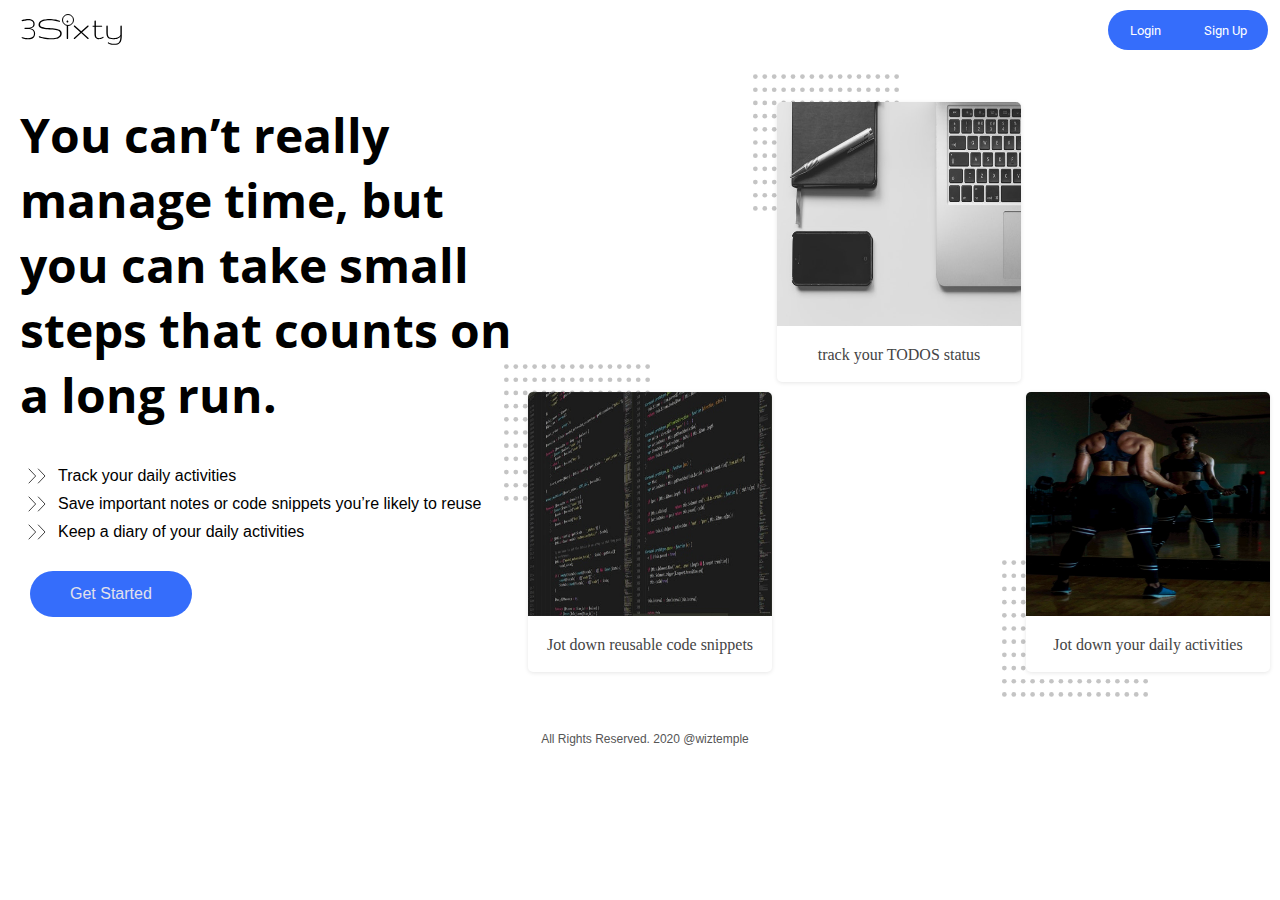
<file: index.html>
<!DOCTYPE html>
<html lang="en">
  <head>
    <meta charset="UTF-8" />
    <meta name="viewport" content="width=device-width, initial-scale=1.0" />
    <meta http-equiv="X-UA-Compatible" content="ie=edge" />
    <link rel="stylesheet" href="./assets/css/general.css">
    <link rel="stylesheet" href="./assets/css/main.css" />
    <title>3Sixty</title>
  </head>
  <body>
    <div class="grid-container">
      <header>
        <nav>
          <a href="#" class="logo">
            <img src="./assets/img/Logo.svg" alt="notes app logo" />
          </a>
          <div class="auth">
            <button id="signin-btn">Login</button>
            <button id="signup-btn">Sign Up</button>
          </div>
        </nav>
      </header>

      <main>
        <p class="hero-text">
          You can’t really manage time, but you can take small steps that counts
          on a long run.
        </p>

        <ul class="steps">
          <li>Track your daily activities</li>
          <li>Save important notes or code snippets you’re likely to reuse</li>
          <li>Keep a diary of your daily activities</li>
        </ul>

        <a href="notes.html" class="blue-btn">
          Get Started
        </a>
      </main>

      <aside>
        <div class="card">
          <div class="card-img">
            <img src="./assets/img/imgA.jpg" alt="" />
          </div>

          <p>track your TODOS status</p>
        </div>

        <div class="card">
          <div class="card-img">
            <img src="./assets/img/imgB.jpg" alt="" />
          </div>

          <p>Jot down reusable code snippets</p>
        </div>

        <div class="card">
          <div class="card-img">
            <img src="./assets/img/imgC.jpg" alt="" />
          </div>

          <p>Jot down your daily activities</p>
        </div>
      </aside>
      <footer>All Rights Reserved. 2020 @wiztemple</footer>
    </div>

    <div class="form-container hidden">
     
        <form action="" class="auth-form hidden" id="sign-in">
        <img
          class="close-btn"
          src="./assets/img/close.svg"
          alt="close button"
        />

        <img src="./assets/img/Logo.svg" alt="sixty-one notes logo" />

        <p class="form-header">
          Hello
          <br />
          welcome back
        </p>

        <p class="mini-text">
            Enter your personal details to login in
        </p>

        <button class="auth-helper">
          <img src="./assets/img/google-logo.svg" alt="logo of google" />
          <span>
            Sign in with Google
          </span>
        </button>

        <div class="fancy-or">
          <div class="line"></div>
          <span>OR</span>
        </div>

        <div class="form-section">
          <input type="email" id="user-email" placeholder="Email" />
          <input type="password" id="user-password" placeholder="Password" />
        </div>

        <button class="submit-btn" type="submit">Sign In</button>

        <p class="form-footer ">
          Don’t have an account?
          <span class="form-footer-link signup"> Sign up here</span>
        </p>
      </form>

      <form action="" class="auth-form hidden" id="sign-up">
        <img
          class="close-btn"
          src="./assets/img/close.svg"
          alt="close button"
        />

        <img src="./assets/img/Logo.svg" alt="sixty-one notes logo" />

        <p class="form-header">
          Create <br />
          your account
        </p>

        <p class="mini-text">
          Enter your personal details to start your journey today
        </p>

        <button class="auth-helper">
          <img src="./assets/img/google-logo.svg" alt="logo of google" />
          <span>
            Sign up with Google
          </span>
        </button>

        <div class="fancy-or">
          <div class="line"></div>
          <span>OR</span>
        </div>

        <div class="form-section">
          <input type="text" id="name" placeholder="Name" />
          <input type="text" id="username" placeholder="Username" />
          <input type="email" id="email" placeholder="Email" />
          <input type="password" id="password" placeholder="Password" />
        </div>

        <button class="submit-btn" type="submit">Sign Up</button>

        <p class="form-footer ">
          Already have an account?
          <span class="form-footer-link signin"> Sign in here</span>
        </p>
      </form>
    </div>

    <script src="./assets/js/index.js"></script>
  </body>
</html>
</file>
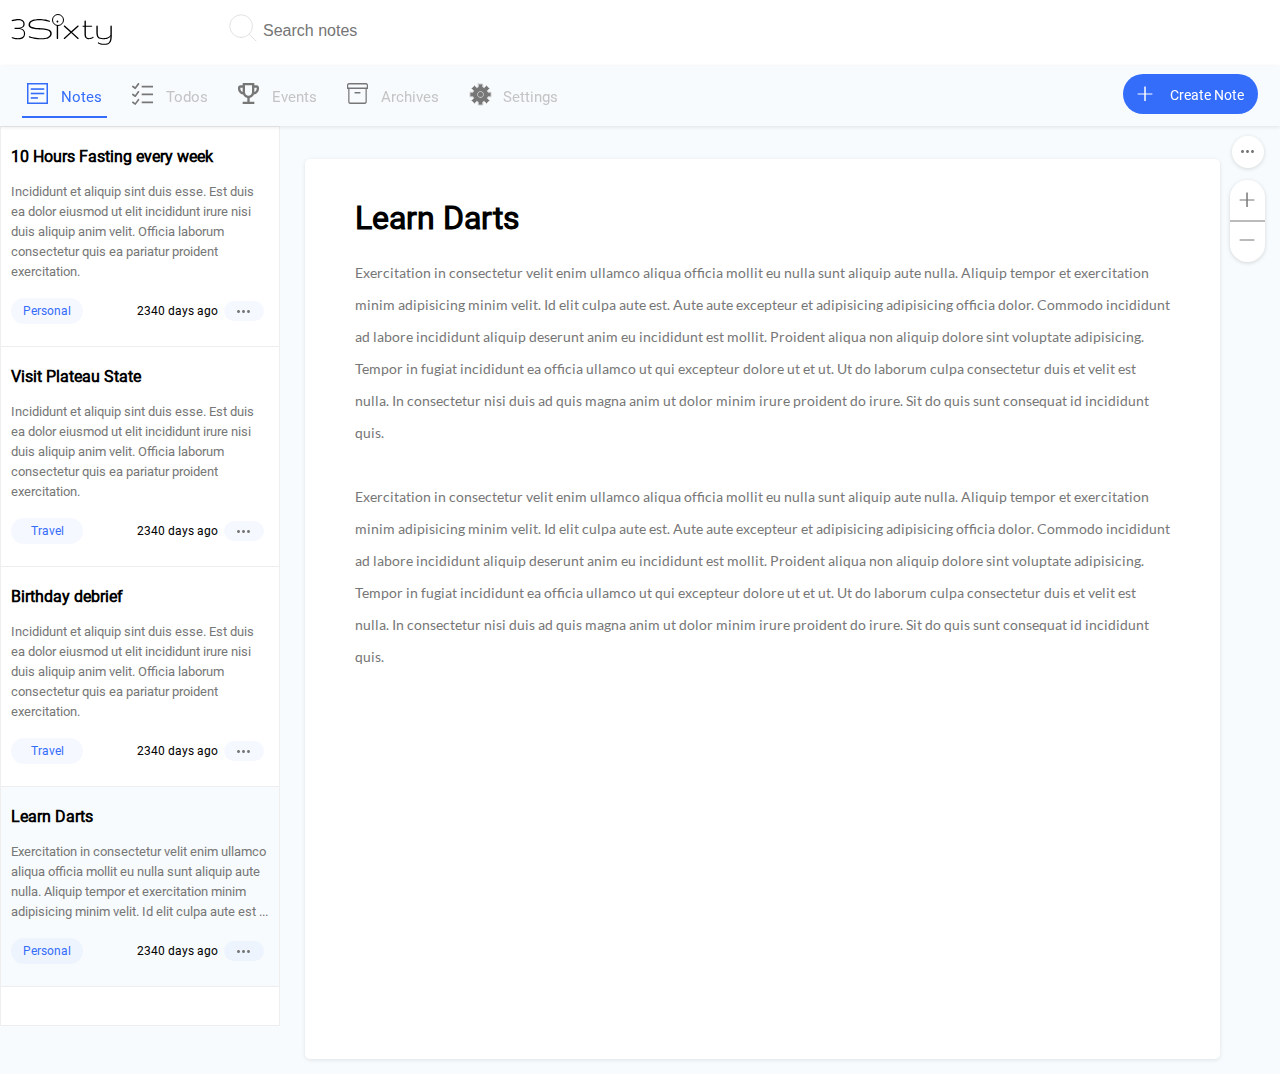
<file: notes.html>
<!DOCTYPE html>
<html lang="en">
  <head>
    <meta charset="UTF-8" />
    <meta name="viewport" content="width=device-width, initial-scale=1.0" />
    <meta http-equiv="X-UA-Compatible" content="ie=edge" />
    <link rel="stylesheet" href="./assets/css/general.css" />
    <link rel="stylesheet" href="./assets/css/notes.css" />
    <title>3Sixty</title>
  </head>
  <body>
    <header>
      <div class="top-nav">
        <a href="#" class="logo">
          <img src="./assets/img/Logo.svg" alt="logo of 3sixty" />
        </a>

        <div class="search-box">
          <img src="./assets/img/search-icon.svg" alt="search icon" />
          <input type="text" placeholder="Search notes" />
        </div>

        <div class="hamburger">
          <div></div>
          <div></div>
          <div></div>
        </div>
      </div>
      <nav class="notes-nav">
        <ul class="note-types">
          <li class="icon-parent active">
            <svg class="icon">
              <use xlink:href="#notes" />
            </svg>
            <span>Notes</span>
            <span class="count"></span>
          </li>

          <li class="icon-parent">
            <svg class="icon">
              <use xlink:href="#to-do" />
            </svg>
            <span>
              <span>Todos</span>
            </span>
          </li>

          <li class="icon-parent">
            <svg class="icon">
              <use xlink:href="#trophy" />
            </svg>
            <span>Events</span>
          </li>

          <li class="icon-parent">
            <svg class="icon">
              <use xlink:href="#archives" />
            </svg>
            <span>Archives</span>
          </li>

          <li class="icon-parent">
            <svg class="icon">
              <use xlink:href="#settings" />
            </svg>
            <span>Settings</span>
          </li>
        </ul>

        <div class="create-btn">
          <svg class="icon">
            <use xlink:href="#plus" />
          </svg>

          <span>Create Note</span>
        </div>
      </nav>
    </header>

    <aside class="left-nav">
      <div class="vertical-dots">
        <div></div>
        <div></div>
        <div></div>
      </div>

      <img
        src="./assets/img/search-icon.svg"
        alt="search-icon"
        class="mobile-search-icon"
      />
    </aside>

    <aside class="right-nav">
      <div class="horizontal-dots icon-parent">
        <svg class="icon">
          <use xlink:href="#ellipses" />
        </svg>
      </div>
    </aside>

    <div class="plus-minus">
      <div class="icon-parent plus">
        <svg class="icon">
          <use xlink:href="#plus" />
        </svg>
      </div>

      <div class="icon-parent minus">
        <svg class="icon">
          <use xlink:href="#minus" />
        </svg>
      </div>
    </div>

    <aside class="collection"></aside>

    <ul class="note-options">
      <li class="icon-parent edit-btn">
        <svg class="icon">
          <use xlink:href="#pencil" />
        </svg>
        <span>Edit</span>
      </li>

      <li class="icon-parent del-btn">
        <svg class="icon">
          <use xlink:href="#trash" />
        </svg>
        <span>Delete</span>
      </li>

      <li class="icon-parent">
        <svg class="icon">
          <use xlink:href="#print" />
        </svg>
        <span>Print</span>
      </li>

      <li class="icon-parent">
        <svg class="icon">
          <use xlink:href="#archives" />
        </svg>
        <span>Archive</span>
      </li>
    </ul>

    <main>
      <div class="full-note">
        <h1 class="full-note-title"></h1>

        <p class="full-note-content"></p>
      </div>
    </main>

    <div class="form-container hidden">
      <form action="" class="modal hidden" id="create">
        <h4 class="modal-header">
          Write a note

          <img
            class="close-btn"
            src="./assets/img/close.svg"
            alt="close button"
          />
        </h4>

        <div class="modal-body">
          <label for="title">
            Title
          </label>

          <input
            id="title"
            type="text"
            class="modal-input"
            placeholder="note title"
          />

          <label for="tag">
            Tag
          </label>

          <input
            id="tag"
            type="text"
            class="modal-input"
            placeholder="note tag"
          />

          <label for="note-body">
            Note
          </label>

          <textarea
            class="modal-input"
            id="note-body"
            cols="30"
            rows="10"
            placeholder="note body"
          ></textarea>

          <button class="modal-btn blue-btn add">
            Create
          </button>
        </div>
      </form>

      <form action="" class="modal hidden" id="delete">
        <img
          class="close-btn"
          src="./assets/img/close.svg"
          alt="close button"
        />

        <div class="modal-content">

          <img
         
          src="./assets/img/caution.svg"
          alt="caution icon"
        />


          <p>
            Are you sure you want to delete this note?
          </p>

          <button class="modal-btn cancel">
            Cancel
          </button>

          <button class="modal-btn red-btn del-confirm">
            Delete
          </button>
        </div>
      </form>

      <form action="" class="modal hidden" id="edit">
        <h4 class="modal-header">
          Edit note

          <img
            class="close-btn"
            src="./assets/img/close.svg"
            alt="close button"
          />
        </h4>

        <div class="modal-body">
          <label for="edit-title">
            Title
          </label>

          <input
            id="edit-title"
            type="text"
            class="modal-input"
            placeholder="note title"
          />

          <label for="edit-tag">
            Tag
          </label>

          <input
            id="edit-tag"
            type="text"
            class="modal-input"
            placeholder="note tag"
          />

          <label for="edit-note-body">
            Note
          </label>

          <textarea
            class="modal-input"
            id="edit-note-body"
            cols="30"
            rows="10"
            placeholder="note body"
          ></textarea>

          <button class="modal-btn blue-btn edit-confirm">
            Edit
          </button>

          <button class="modal-btn cancel">
            Cancel
          </button>

        </div>
      </form>

      


    </div>

    <svg display="none">
      <symbol width="24" height="24" viewBox="0 0 24 24" id="notes">
        <path d="M3.75 5.25H17.25V6.86538H3.75V5.25Z" />
        <path d="M3.75 9.69231H17.25V11.3077H3.75V9.69231Z" />
        <path d="M3.75 14.1346H10.875V15.75H3.75V14.1346Z" />
        <path d="M0 0V21H21V0H0ZM19.5 19.3846H1.5V1.61538H19.5V19.3846Z" />
      </symbol>

      <symbol width="24" height="24" viewBox="0 0 24 24" id="to-do">
        <path
          d="M6.37033 0.00787468C6.16104 0.0380661 5.97095 0.156232 5.84083 0.337038L3.09086 4.09477L1.27476 2.77812C1.18531 2.71278 1.08488 2.66731 0.979223 2.64429C0.87357 2.62127 0.764777 2.62117 0.659086 2.64398C0.553396 2.6668 0.452889 2.71209 0.363333 2.77725C0.273776 2.84241 0.196932 2.92616 0.137211 3.0237C0.0774896 3.12123 0.0360661 3.23063 0.0153172 3.34562C-0.00543164 3.4606 -0.00509739 3.57891 0.0163008 3.69376C0.037699 3.80861 0.0797398 3.91773 0.140011 4.01486C0.200282 4.11199 0.277598 4.19523 0.367521 4.25979L2.78898 6.01533C2.9587 6.13821 3.16489 6.1867 3.36613 6.15104C3.56737 6.11538 3.74874 5.99822 3.8738 5.8231L7.10242 1.43425C7.20516 1.29795 7.2678 1.13116 7.28217 0.955611C7.29654 0.780058 7.26199 0.603865 7.183 0.449967C7.10401 0.296068 6.98425 0.171593 6.8393 0.092743C6.69436 0.013893 6.53094 -0.0156796 6.37033 0.00787468ZM9.69984 2.64118V4.39672H21V2.64118H9.69984ZM6.37033 7.9078C6.16104 7.93799 5.97095 8.05616 5.84083 8.23696L3.09086 11.9947L1.27476 10.678C1.09409 10.5471 0.872977 10.4996 0.660074 10.5459C0.447171 10.5922 0.259915 10.7287 0.1395 10.9251C0.0190853 11.1216 -0.0246245 11.3621 0.0179864 11.5936C0.0605973 11.8251 0.186038 12.0288 0.366714 12.1597L2.78818 13.9153C2.95789 14.0381 3.16408 14.0866 3.36532 14.051C3.56656 14.0153 3.74793 13.8981 3.87299 13.723L7.10161 9.33418C7.20427 9.19793 7.26687 9.03124 7.28125 8.85579C7.29564 8.68034 7.26115 8.50424 7.18228 8.35038C7.1034 8.19653 6.98378 8.07205 6.83897 7.99312C6.69417 7.91418 6.53088 7.88446 6.37033 7.9078ZM9.69984 10.5411V12.2966H21V10.5411H9.69984ZM6.37033 15.8077C6.16104 15.8379 5.97095 15.9561 5.84083 16.1369L3.09086 19.8946L1.27476 18.578C1.1853 18.5131 1.08497 18.4681 0.979503 18.4454C0.874035 18.4227 0.765493 18.4229 0.660074 18.4458C0.447171 18.4922 0.259915 18.6286 0.1395 18.8251C0.0190853 19.0215 -0.0246245 19.262 0.0179864 19.4935C0.0605973 19.7251 0.186038 19.9287 0.366714 20.0596L2.78818 21.8152C2.95789 21.9381 3.16408 21.9865 3.36532 21.9509C3.56656 21.9152 3.74793 21.7981 3.87299 21.6229L7.10161 17.2341C7.20427 17.0979 7.26687 16.9312 7.28125 16.7557C7.29564 16.5803 7.26115 16.4042 7.18228 16.2503C7.1034 16.0965 6.98378 15.972 6.83897 15.893C6.69417 15.8141 6.53088 15.7844 6.37033 15.8077ZM9.69984 18.441V20.1966H21V18.441H9.69984Z"
        />
      </symbol>

      <symbol width="24" height="24" viewBox="0 0 24 24" id="trophy">
        <path
          d="M18.6667 2.33333H16.3333V0H4.66667V2.33333H2.33333C1.05 2.33333 0 3.38333 0 4.66667V5.83333C0 8.80833 2.24 11.235 5.12167 11.5967C5.49063 12.4709 6.0669 13.2422 6.80069 13.8439C7.53448 14.4455 8.40373 14.8595 9.33333 15.05V18.6667H4.66667V21H16.3333V18.6667H11.6667V15.05C12.5963 14.8595 13.4655 14.4455 14.1993 13.8439C14.9331 13.2422 15.5094 12.4709 15.8783 11.5967C18.76 11.235 21 8.80833 21 5.83333V4.66667C21 3.38333 19.95 2.33333 18.6667 2.33333ZM2.33333 5.83333V4.66667H4.66667V9.12333C3.31333 8.63333 2.33333 7.35 2.33333 5.83333ZM10.5 12.8333C8.575 12.8333 7 11.2583 7 9.33333V2.33333H14V9.33333C14 11.2583 12.425 12.8333 10.5 12.8333ZM18.6667 5.83333C18.6667 7.35 17.6867 8.63333 16.3333 9.12333V4.66667H18.6667V5.83333Z"
        />
      </symbol>

      <symbol width="24" height="24" viewBox="0 0 24 24" id="archives">
        <path
          d="M21 6H19.7647V2.25C19.7647 1.8 19.5176 1.5 19.1471 1.5H1.85294C1.48235 1.5 1.23529 1.8 1.23529 2.25V6H0V2.25C0 0.975 0.802941 0 1.85294 0H19.1471C20.1971 0 21 0.975 21 2.25V6Z"
        />
        <path
          d="M17.9118 21H3.08829C2.03829 21 1.23535 20.025 1.23535 18.75V6H2.47065V18.75C2.47065 19.2 2.7177 19.5 3.08829 19.5H17.9118C18.2824 19.5 18.5295 19.2 18.5295 18.75V6H19.7648V18.75C19.7648 20.025 18.9618 21 17.9118 21Z"
        />
        <path
          d="M12.9704 10.5H8.02927C7.65868 10.5 7.41162 10.2 7.41162 9.75C7.41162 9.3 7.65868 9 8.02927 9H12.9704C13.341 9 13.5881 9.3 13.5881 9.75C13.5881 10.2 13.341 10.5 12.9704 10.5Z"
        />
        <path d="M0 4.5H21V6H0V4.5Z" />
      </symbol>

      <symbol width="24" height="24" viewBox="0 0 24 24" id="settings">
        <path
          d="M9.25 1V4L7.75 4.75L5.5 2.5L2.5 5.5L4.75 7.75L4 9.25H1V13.75H4L4.75 15.25L2.5 17.5L5.5 20.5L7.75 18.25L9.25 19V22H13.75V19L15.25 18.25L17.5 20.5L20.5 17.5L18.25 15.25L19 13.75H22V9.25H19L18.25 7.75L20.5 5.5L17.5 2.5L15.25 4.75L13.75 4V1H9.25Z"
          stroke="#CCCCCC"
          stroke-linecap="round"
          stroke-linejoin="round"
        />
        <path
          d="M11.5 14.5C13.1569 14.5 14.5 13.1569 14.5 11.5C14.5 9.84315 13.1569 8.5 11.5 8.5C9.84315 8.5 8.5 9.84315 8.5 11.5C8.5 13.1569 9.84315 14.5 11.5 14.5Z"
          stroke="#CCCCCC"
          stroke-linecap="round"
          stroke-linejoin="round"
        />
      </symbol>

      <symbol width="24" height="24" viewBox="0 0 24 24" id="ellipses">
        <path
          d="M6.5 3C7.32843 3 8 2.32843 8 1.5C8 0.671573 7.32843 0 6.5 0C5.67157 0 5 0.671573 5 1.5C5 2.32843 5.67157 3 6.5 3Z"
        />
        <path
          d="M11.5 3C12.3284 3 13 2.32843 13 1.5C13 0.671573 12.3284 0 11.5 0C10.6716 0 10 0.671573 10 1.5C10 2.32843 10.6716 3 11.5 3Z"
        />
        <path
          d="M1.5 3C2.32843 3 3 2.32843 3 1.5C3 0.671573 2.32843 0 1.5 0C0.671573 0 0 0.671573 0 1.5C0 2.32843 0.671573 3 1.5 3Z"
        />
      </symbol>

      <symbol width="24" height="24" viewBox="0 0 24 24" id="plus">
        <path
          d="M1.02344 8H15.0234M8.02344 1V15V1Z"
          stroke-linecap="round"
          stroke-linejoin="round"
        />
      </symbol>

      <symbol width="24" height="24" viewBox="0 0 24 24" id="minus">
        <g clip-path="url(#clip0)">
          <path
            d="M1.02344 8H15.0234"
            stroke-linecap="round"
            stroke-linejoin="round"
          />
        </g>
        <defs>
          <clipPath id="clip0">
            <rect x="0.0234375" width="16" height="16" />
          </clipPath>
        </defs>
      </symbol>

      <symbol width="24" height="24" viewBox="0 0 24 24" id="trash">
        <path
          d="M1.33398 19.0008V19.008C1.33398 19.5529 1.7731 19.9947 2.31621 20H13.6851C13.9466 19.9974 14.1966 19.8916 14.3805 19.7057C14.5645 19.5197 14.6676 19.2686 14.6673 19.0071V5.66513H1.33398V19.0008ZM2.66732 7.0003H13.334V18.6675H2.66732V7.0003Z"
        />
        <path d="M4.33398 8.33371H5.66732V16.6674H4.33398V8.33371Z" />
        <path d="M7.33398 8.33371H8.66732V16.6674H7.33398V8.33371Z" />
        <path d="M10.334 8.33371H11.6673V16.6674H10.334V8.33371Z" />
        <path
          d="M11.0009 3.00014V1.00005C11.0009 0.439131 10.6053 0 10.1004 0H5.90044C5.39556 0 5 0.439131 5 1.00005V3.00014H0V4.33353H16V3.00014H11.0009ZM6.33422 1.33339H9.66755V3.00014H6.33422V1.33339Z"
        />
      </symbol>

      <symbol width="24" height="24" viewBox="0 0 24 24" id="pencil">
        <path
          d="M13.8901 3.39L16.6001 6.11C17.0601 6.57 17.0201 7.35 16.6301 7.75L8.62006 15.77L3.06006 16.93L4.22006 11.35C4.22006 11.35 11.8201 3.72 12.2101 3.32C12.6001 2.93 13.4301 2.93 13.8901 3.39ZM11.1601 6.18L5.57006 11.79L6.68006 12.9L12.2201 7.25L11.1601 6.18ZM8.19006 14.41L13.7701 8.81L12.7001 7.73L7.11006 13.33L8.19006 14.41Z"
        />
      </symbol>

      <symbol width="24" height="24" viewBox="0 0 24 24" id="print">
        <path
          d="M12.4286 7.85714H14.1429M3.85714 14.1429H1V5H17V14.1429H14.1429H3.85714ZM3.85714 10.7143V17H14.1429V10.7143H3.85714ZM14.1429 5V1H3.85714V5H14.1429Z"
          stroke-linecap="round"
          stroke-linejoin="round"
        />
      </symbol>
    </svg>

    <script src="./assets/js/notes.js"></script>
  </body>
</html>
</file>
<file: assets/css/general.css>
@font-face 
{
    font-family: "Roboto";
    src: url("../fonts/Roboto/Roboto-Regular.ttf") format('truetype');
   
}

@font-face 
{
    font-family: "Roboto-Bold";
    src: url("../fonts/Roboto/Roboto-Bold.ttf") format('truetype');
   
}

@font-face 
{
    font-family: "Open Sans ";
    src: url("../fonts/Open_Sans/OpenSans-Regular.ttf") format('truetype');
   
}

@font-face 
{
    font-family: "Open Sans Bold";
    src: url("../fonts/Open_Sans/OpenSans-Bold.ttf") format('truetype');
   
}

@font-face 
{
    font-family: "Lato";
    src: url("../fonts/Lato-Regular.ttf") format('truetype');
   
}

*
{
    box-sizing: border-box;
    margin: 0;
    padding: 0;
    -webkit-tap-highlight-color: transparent;
}

body
{
    position: relative;
}



::-webkit-scrollbar 
{
    width: 14px;
    height: 18px;
}

::-webkit-scrollbar-thumb 
{
    height: 6px;
    border: 4px solid rgba(0, 0, 0, 0);
    border-radius: 7px;
    background-color:#507EF5;
    background-clip: padding-box;
    box-shadow: inset -1px -1px 0px rgba(0, 0, 0, 0.05), inset 1px 1px 0px rgba(0, 0, 0, 0.05);
}

::-webkit-scrollbar-button 
{
    width: 0;
    height: 0;
    display: none;
}

::-webkit-scrollbar-corner 
{
    background-color: transparent;
}

::-webkit-scrollbar-track
{
	border-radius: 50px;
}

button
{
    cursor: pointer;
}

a
{
    text-decoration: none;
}

/* FORMS  */
.form-container
{
    position: absolute;
    top:0;
    left:0;
    z-index:30;
    background: rgba(0, 0, 0, 0.2);
    width:100%;
    min-height: 100%;
}

.hidden
{
    display: none;
}

.close-btn
{
    position: absolute;
    right:20px;
    top:20px;
    cursor: pointer;
   border-radius: 5px;
    padding: 5px
}

.close-btn:hover
{
    box-shadow: 0px 0px 1px 1px #507EF5;
}
</file>
<file: assets/css/main.css>
/* GRID LAYOUT */

.grid-container
{
  
    max-width: 100vw;
    display: grid;
    grid-template-columns: repeat(5,1fr);
    grid-template-areas: 
    "header header header header header"
    "aside aside aside aside aside"
    "main main main main main"
    "footer footer footer footer footer"
    ;
}

header
{
    grid-area:header
}

footer
{
    grid-area:footer;

}

main
{
    grid-area:main
}

aside
{
    grid-area: aside;
}



/* GRID LAYOUT END*/


/* HEADER */

header
{
    min-height: 72px;
    max-width: 100%;
}

nav
{
    position: fixed;
    background-color: #fff;
    width: 100%;
    display: flex;
    justify-content: space-between;
    padding: 10px ;
    z-index:20;
}



/* HEADER END*/

/* AUTHENTICATION BUTTONS LAYOUT */

.auth
{
    
    border-radius: 20px;
    max-height: 40px;
    background: #356DFB;
    font-size: 18px;
    text-align:center;
    display: inline-flex;
    flex-basis: 160px;
    justify-content: space-between;
    overflow: hidden;
   
}

.auth button
{
    color: #fff;
    border: none;
    font-family:"Roboto", 'Segoe UI', Tahoma, Geneva, Verdana, sans-serif;    
    background-color: transparent;
    flex-grow: 1;
    outline: none;
}

.auth button:hover
{
    background: #507EF5;
}

/* AUTHENTICATION BUTTONS LAYOUT END */


/* MAIN */

.hero-text
{
    font-family: "Open Sans Bold",'Segoe UI', Tahoma, Geneva, Verdana, sans-serif;
    font-size:32px;
    padding: 30px 5px 0 10px;
}

.steps
{
    margin-top: 40px;
    margin-left: 18px;
    font-family: "Open Sans", 'Segoe UI', Tahoma, Geneva, Verdana, sans-serif;
    list-style-type: none;
}

.steps li
{
   background-image: url("../img/chevron.svg");
   background-repeat: no-repeat;
   background-position: left center;
   background-size: 18px;
   margin-bottom: 10px;
   padding-left: 30px;
}

.blue-btn
{
    outline: none;
    display: inline-block;
    margin:20px 20px 0;
    background: #356DFB;
    border: none;
    border-radius: 30px;
    text-align: center;
    color: #E1E1EC;
    padding: 10px 26px;
    font-size: 16px;
    font-family: "Open Sans",'Segoe UI', Tahoma, Geneva, Verdana, sans-serif;
   
}

.blue-btn:hover
{
    color: #fff;
}



/* MAIN END*/

/* ASIDE*/
aside
{
    display: grid;
    grid-auto-rows: minmax(150px,250px);
    gap:10px 5px;
    padding: 30px 10px 10px;
}

.card
{
    background: #FFFFFF;
    box-shadow: 0px 1px 4px rgba(0, 0, 0, 0.1);
    border-radius: 5px;
    /* overflow: hidden; */
    position: relative;
    
}

.card::before
{
    content: "";
    width:40%;
    height: 40%;
    position: absolute;
    background-image: url('../img/dotted-bg.svg');
    background-size: contain;
    background-repeat: no-repeat;
    top:-10%;
    left: -10%;
    z-index: -1;
}
.card:nth-child(3)::before
{
   top:unset;
   bottom: -10%;
}

.card-img
{
    width:100%;
    height:80%;
    border-top-left-radius: 5px;
    border-top-right-radius: 5px;
    overflow: hidden;
    
}

.card-img img
{
    width: 100%;
    height: 100%;
}

.card p
{
    font-family: "Open Sans";
    text-align: center;
    color: #444444;
    font-size: 16px;
    margin-top: 20px;
}

/* ASIDE END*/

/* FOOTER */
footer
{
    margin-top: 30px;
    grid-template-columns: repeat(3,1fr); 
    text-align: center;
    color: #555555;
    padding: 20px 10px;
    font-family: "Open Sans", 'Segoe UI', Tahoma, Geneva, Verdana, sans-serif;
    font-size: 12px;

}
/* FOOTER END*/



.auth-form
{
    margin: 50px auto;
    width:90vw;
    max-width:350px;
    background: #fff;
    border-radius: 10px;
    min-height: 300px;
    position:relative;
    text-align: center;
    padding: 40px 20px 20px;
}

.form-header
{
    color:#356DFB;
    font-size: 22px;
    text-align: left;
    font-family: "Roboto-Bold",'Segoe UI', Tahoma, Geneva, Verdana, sans-serif;
}

.mini-text
{
    font-family: "Roboto",'Segoe UI', Tahoma, Geneva, Verdana, sans-serif;
    font-size: 13px;
    color: #777777;
    margin-top: 10px;
    text-align: left;

}

.auth-helper
{
    width:100%;
    padding: 5px 10px;
    outline: none;
    background: rgba(196, 196, 196, 0.05);
    border: 1px solid #356DFB;
    border-radius: 10px;
    margin-top: 30px;
    color: #356DFB;
}

.auth-helper span
{
    vertical-align: super;
    font-family: "Roboto",'Segoe UI', Tahoma, Geneva, Verdana, sans-serif;
}

.auth-helper:hover
{
    background: rgba(80, 127, 245, 0.438);
    border: 1px solid transparent;
    color:#fff
}

.fancy-or
{
    position: relative;
    display: inline-block;
    min-width: 120px;
    min-height: 20px;
    margin: 10px auto;
}

.line
{
   position: absolute;
   top:60%;
   left:0;
   background: #B6B8C9;
   height: 1px;
   width:100%
}

.fancy-or span
{
   position: absolute;
   background-color: #fff;
   color: #B6B8C9;
   left:50%;
   top:0;
   transform: translateX(-50%);
   text-align: center;
   font-family: "Roboto",'Segoe UI', Tahoma, Geneva, Verdana, sans-serif;
   font-size: 16px;
   padding: 5px 10px;
}


.form-section input
{
    background: rgba(196, 196, 196, 0.05);
    border: 1px solid #DEDFEC;
    border-radius: 10px;
    padding: 10px;
    width: 100%;
    margin: 10px auto;
    outline: none;
}

.form-section input:focus
{
    box-shadow: 0px 0px 1px 1px #507EF5;
}


::placeholder 
{
    color:#B6B8C9;
}
  
:-ms-input-placeholder 
{
  color:#B6B8C9;
}    
::-ms-input-placeholder 
{
   color:#B6B8C9;
}

.submit-btn
{
    color:#fff;
    background-color: #356DFB;
    padding: 14px;
    width: 100%;
    border: none;
    border-radius: 20px;
    margin: 20px auto 0;
}

.form-footer
{
  font-size: 13px;
  font-family: "Roboto",'Segoe UI', Tahoma, Geneva, Verdana, sans-serif;
  margin:12px auto 20px;
}

.form-footer-link
{
    color: #356DFB;
    cursor: pointer;
}

.form-footer-link:hover
{
   text-decoration: underline;
}

/* MEDIA QUERIES */
@media screen and (min-width:425px)
{
    aside
    {
        grid-template-columns: repeat(2,1fr); 
        grid-template-rows: repeat(3,1fr); 
    }

    .card
    {      
        height: 280px;
    }

    .card:nth-child(1)
    {
        grid-column: 1/2;
        grid-row: 1/2;
    }    

    .card:nth-child(2)
    {
        grid-column: 2/3;
        grid-row: 2/3;
    }

    .card:nth-child(3)
    {
        grid-column: 1/2;
        grid-row: 3/4;
    }
}


@media screen and (min-width:768px)
{
    
    .grid-container
    {   
        padding-left: 10px;
        grid-template-areas: 
        "header header header header header "
        "main main main aside aside"
        "footer footer footer footer footer "
        ;
    }

    nav
    {
      
        padding-right: 22px ;
    }

    .hero-text
    {
        font-size:38px;
    }

    .blue-btn
    {
        padding:14px 40px;
    }

    .card::before
    {
        width:60%;
        height: 50%;
    }
    
}



@media screen and (min-width:1200px)
{
    
    .grid-container
    {   
        
        grid-template-areas: 
        "header header header header header "
        "main main aside aside aside"
        "footer footer footer footer footer "
        ;
    }

    .hero-text
    {
        font-size:48px;
    }

    aside
    {
        grid-template-columns: repeat(3,1fr); 
        grid-template-rows: repeat(2,1fr);
    }

    .card
    {
        transform: unset;
        max-width: unset;
    }


    .card:nth-child(1)
    {
        grid-column: 2/3;
    }

    .card:nth-child(2)
    {
        grid-column: 1/2;
    }

    .card:nth-child(3)
    {
        grid-row:2/3;
        grid-column: 3/4;
    }

}
</file>
<file: assets/css/notes.css>
body
{
  background-color: #F7FBFD;
  font-family: "Roboto", 'Segoe UI', Tahoma, Geneva, Verdana, sans-serif;
}

svg
{
    pointer-events: none;
}

header
{
    position: relative;
    min-height: 67px;
}

.top-nav
{
    position: fixed;
    width: 100%;
    background-color: #fff;
    border-bottom: 1px solid #EEEEEE;

}

.top-nav > *
{
    display: inline-block;
}

.logo
{
    padding: 10px 10px 0;
}

.search-box
{
    display: none;
    margin-left: 90px;
    position: relative;
    transform: translateY(-22px);
}

.search-box img
{
    position: absolute;
    width:28px;
    top: -4px;
    cursor:pointer;

}

.search-box input
{
    border: none;
    outline: none;
    display: inline-block;
    margin-left: 30px;
    padding: 4px ;
    min-width: 100px;
    font-size: 16px;
}

.hamburger
{
    cursor: pointer;
    position: absolute;
    right: 14px;
    top: 18px;
}

.hamburger div
{
    height: 4px;
    margin-bottom: 5px ;
    width: 25px;
    background-color: #507EF5;
    border-radius: 2px;

}

.hamburger div:nth-child(1)
{
    width: 45px;
}

.hamburger div:nth-child(2)
{  
   width: 35px;
   transform: translateX(10px);
}

.hamburger div:nth-child(3)
{
    transform: translateX(20px);
}

.notes-nav
{
    position: fixed;
    z-index: 20;
    top:62px;
    height: 80vh;
    background: #F7FBFD;
    box-shadow: 0px 1px 4px rgba(0, 0, 0, 0.1);
    right:0;
    width:170px;
    padding: 10px 12px;
    transform: translateX(100%);
    transition: transform ease-in-out 0.4s;
}

.notes-nav.active
{
    transform: translateX(0);
}

.note-types
{
    list-style-type: none;
    color: #C4C4C4;
    font-size: 15px;
}

.note-types li
{
  padding: 5px;
  margin: 10px auto;
  position: relative;
  overflow: hidden;
  cursor: pointer;
}

.note-types li::after
{
  content: "";
  width:100%;
  height: 2px;
  background-color: #356DFB ;
  position: absolute;
  bottom: 0;
  left:0;
  transform: translateX(-100%);
  transition: transform ease 0.4s;
}

.note-types li:hover,
.note-types li.active
{
  color: #356DFB;
}

.note-types li.active .icon
{
    fill:#356DFB
}

.note-types li:hover::after,
.note-types li.active::after
{
    transform: translateX(0%);
}

.note-types .icon
{
    vertical-align: middle;
}

.create-btn
{
    background-color: #356DFB;
    color: #fff;
    display: inline-block;
    border-radius: 20px;
    height: 40px;
    padding: 2px 14px 0;
    font-size: 14px;
    cursor: pointer;
}

.create-btn .icon
{
    stroke:#fff;
    transform: translateY(10px);
}

.create-btn span
{
    vertical-align: super;
}

.left-nav
{
    position: fixed;
    top: 70px;
    left:4px;
    background-color: #fff;
    padding: 8px ;
    border-radius: 5px;

}

.left-nav img
{
    width: 18px;
    margin-top: 10px;
}

.vertical-dots
{
    cursor: pointer;    
    z-index: 5;
}

.vertical-dots > div
{
    height: 5px;
    width: 5px;
    margin: auto;
    margin-bottom: 4px;
    border-radius: 50%;
    background-color: #507EF5;
}


.right-nav
{
    position: fixed;
    top: 154px;
    height: 32px;
    width: 32px;
    left:6px;
    background-color: #fff;
    padding: 8px ;
    border-radius: 50%;
    box-shadow: 0px 1px 4px rgba(0, 0, 0, 0.15);
    cursor:pointer;
}

.horizontal-dots
{
  padding-top:6px;
  transform: translateX(1px);
  pointer-events: none;
}

.icon
{
    fill: #777777;
    max-width: 30px;
    max-height: 30px;
}

.icon-parent:hover .icon
{
    fill:#356DFB;
}

.plus-minus
{
    background: #FFFFFF;
    box-shadow: 0px 1px 4px rgba(0, 0, 0, 0.15);
    border-radius: 30px;
    padding: 10px 0px;
    min-width:35px;
    position: fixed;
    left:6px;
    top:200px;
    overflow: hidden;
    cursor: pointer;
}

.plus-minus .icon-parent
{
    height: 20px;
    width: 20px;
    margin: auto ;
    transform: translateX(1px);
    stroke: #777777;
    
}

.plus-minus .icon-parent:hover .icon
{
    stroke: #356DFB;;
    
}

.plus-minus .plus
{
    position: relative;
    padding-top: 2px;
    padding-bottom: 30px;
}

.plus-minus .plus::after
{
    content: "";
    background-color: rgba(120, 120, 120, 0.5);
    position: absolute;
    bottom: 0px;
    width: 40px;
    height: 2px;
    transform: translateX(-10px);

}

.plus-minus .minus
{
    margin-top: 10px;
}

.left-nav,.plus-minus,.right-nav
{
    transform: translateX(0px);
    transition: 0.4s transform ease-in-out;

}

.left-nav.active,.plus-minus.active,.right-nav.active
{
    transform: translateX(230px);

}

.collection
{
    width:230px;
    position: fixed;
    top:62px;
    background-color: #fff;
    height: 100vh;
    padding-bottom: 300px;
    overflow-y: scroll;
    border: 1px solid #EEEEEE;
    z-index: 10;
    transform: translateX(-100%);
    transition: transform ease-in-out 0.4s;


}

.collection .empty
{
    padding: 20px;
    text-align: center;;
    color: #444444;
    margin-top: 20px;
}

.collection.active
{
    transform: translateX(0%);
}

.note
{
    border-bottom: 1px solid #EEEEEE;
    padding: 10px 10px 22px
}

.note.active
{
    background: #F7FBFD;
}

.note-title
{
    margin-top: 10px;
    cursor:pointer
}

.note-content
{
    margin-top: 16px;
    font-size:13px;
    color: #777777;
    line-height: 20px;
}

.note-details
{
    margin-top: 16px;
    font-size: 12px;
    align-items: center;
    display: flex;
}

.note-tag
{
    background: rgba(53, 109, 251, 0.05);
    color: #356DFB;
    border-radius: 20px;
    text-align: center;
    padding: 6px 12px;
    text-transform: capitalize;
    display: inline-block;
    min-width: 72px;
}

.note-time
{
        
    padding: 0 6px 0 5%;
}

.note-ctrl
{
    background: rgba(53, 109, 251, 0.05);
    padding: 3px 5px;
    border-radius: 10px;
    cursor: pointer;
    max-height:20px;

}


.note-ctrl > .icon
{
    width: 100%;
    height: 10px;
    padding: 5px 0px 0 8px;
}

.note-ctrl:hover > .icon
{
    fill:#356DFB;
}

main
{
    padding: 15px;
}

.full-note
{
   margin-top:30px; 
   margin-left: 20px;  
   padding: 10px 15px;
   background-color: #fff;
    box-shadow: 0px 1px 4px rgba(0, 0, 0, 0.1);
    border-radius: 5px;
    min-height: 100vh;
}

.full-note-title
{
    text-transform: capitalize;
    margin-bottom: 20px;
}

.full-note-content
{
    color: #777777;
    line-height: 32px;
    font-size: 14px;
    font-family: "Lato";
}

.note-options
{
    background: #FFFFFF;
    box-shadow: 0px 2px 4px rgba(0, 0, 0, 0.15);
    border-radius: 2px;
    list-style-type: none;
    position: fixed;
    min-width: 150px;
    min-height: 150px;
    z-index: 15;
    font-family: "Roboto";
    display: none;
}

.note-options li
{
    margin: 10px auto;
    padding: 5px 10px;
    color:#ccc;
    font-size:13px;
}

.note-options li:hover,.note-options li.active
{
    background: rgba(53, 109, 251, 0.07);
    color:#356DFB;
}

.note-options li .icon
{
  transform: translateY(10px);
}

.note-options li.active .icon
{
  fill:#356DFB;
}


.note-options.active
{
    display:initial
}

.modal
{
    margin: 80px auto 50px;
    width:90vw;
    max-width:350px;
    background: #fff;
    border-radius: 10px;
    min-height: 300px;
    position: relative;

}


.modal-header
{
    border-bottom: 1px solid #ccc;
    position: relative;
    padding: 10px 15px;
    font-family: "Roboto-Bold";
}



.modal-header .close-btn
{
    right: 10px;
    top: 8px;
}


.modal-body
{
    padding: 10px 20px;
}

.modal-body label
{
    font-size: 14px;
    font-family: "Roboto-Bold";
    display: block;
    margin-top: 20px;
}

.modal-input
{
    display: block;
    width: 100%;
    background: rgba(196, 196, 196, 0.05);
    border: 1px solid #DEDFEC;
    box-sizing: border-box;
    border-radius: 10px;
    padding: 7px 10px;
    outline: none;
    margin: 6px auto;
}

.modal-input:focus
{
    box-shadow: 0 0 3px 0px #507EF5;
}


.modal-content
{
   text-align: center;
   padding-top: 70px;
}

.modal-content p
{
    color:#444444;
    margin-top: 20px;
}

.modal-btn
{
    border: 1px solid #ccc;
    cursor: pointer;
    text-align: center;
    background-color: #fff;
    color:#ccc;
    padding: 10px 24px;
    border-radius: 20px;
    outline: none;
    margin-top: 30px;
    margin-bottom: 36px;
    
}

.modal-content .modal-btn
{
    display: inline-block;
    margin-right: 10px;
}


.blue-btn
{
    background-color: #356DFB;
    border: none;
    color: #fff;
}

.red-btn
{
    background: rgba(241, 56, 67, 0.2);;
    color :#F13843;
    border: none;
}



@media screen and (min-width:768px)
{
    
    header
    {
        min-height: 114px;
    }

    .search-box
    {
        display: inline-block;
    }

    .notes-nav
    {       
        top:66px;
        padding: 8px 22px 0;
        width:100%;
        height: auto;
        transform: translateX(0);
        display: flex;
        justify-content: space-between;
    }

    .note-types li
    {
        display: inline-block;
        margin: 4px 16px 4px auto 
    }
    
    .hamburger,.left-nav
    {
        display: none;
    }

    .right-nav
    {
        right: 16px;
        left:unset;
        top:136px;
    }
    
    .plus-minus
    {
        right: 15px;
        left:unset;
        top:180px;
    }

    .left-nav,.plus-minus,.right-nav
    {
        transform: translateX(0) !important; 
    }

    .collection
    {
        top:126px;
        width:280px;
        transform: translateX(0%);
    }
    
    .note-time
    {        
        padding: 0 6px 0 21%;
    }

    .full-note
    {
        margin-left: 290px;
        padding: 40px 50px;
        margin-right: 45px;
    }



}
</file>
